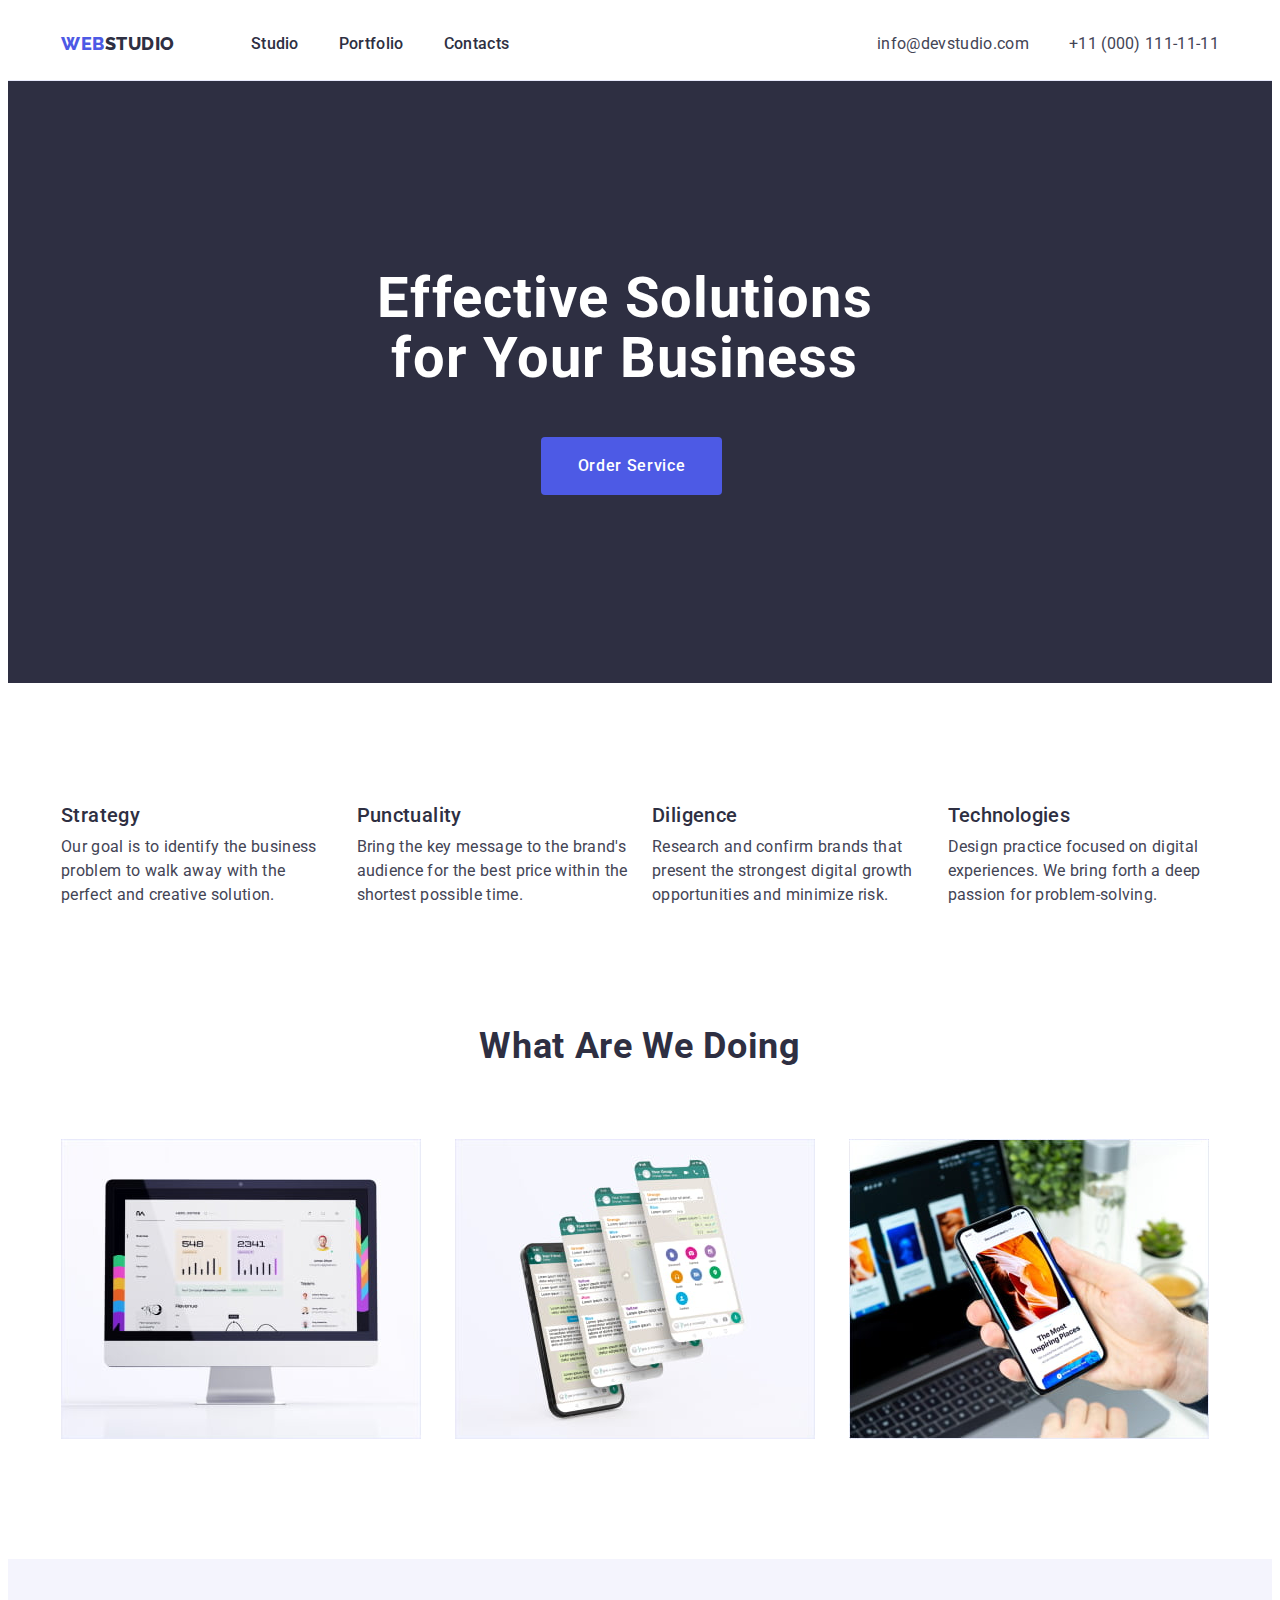
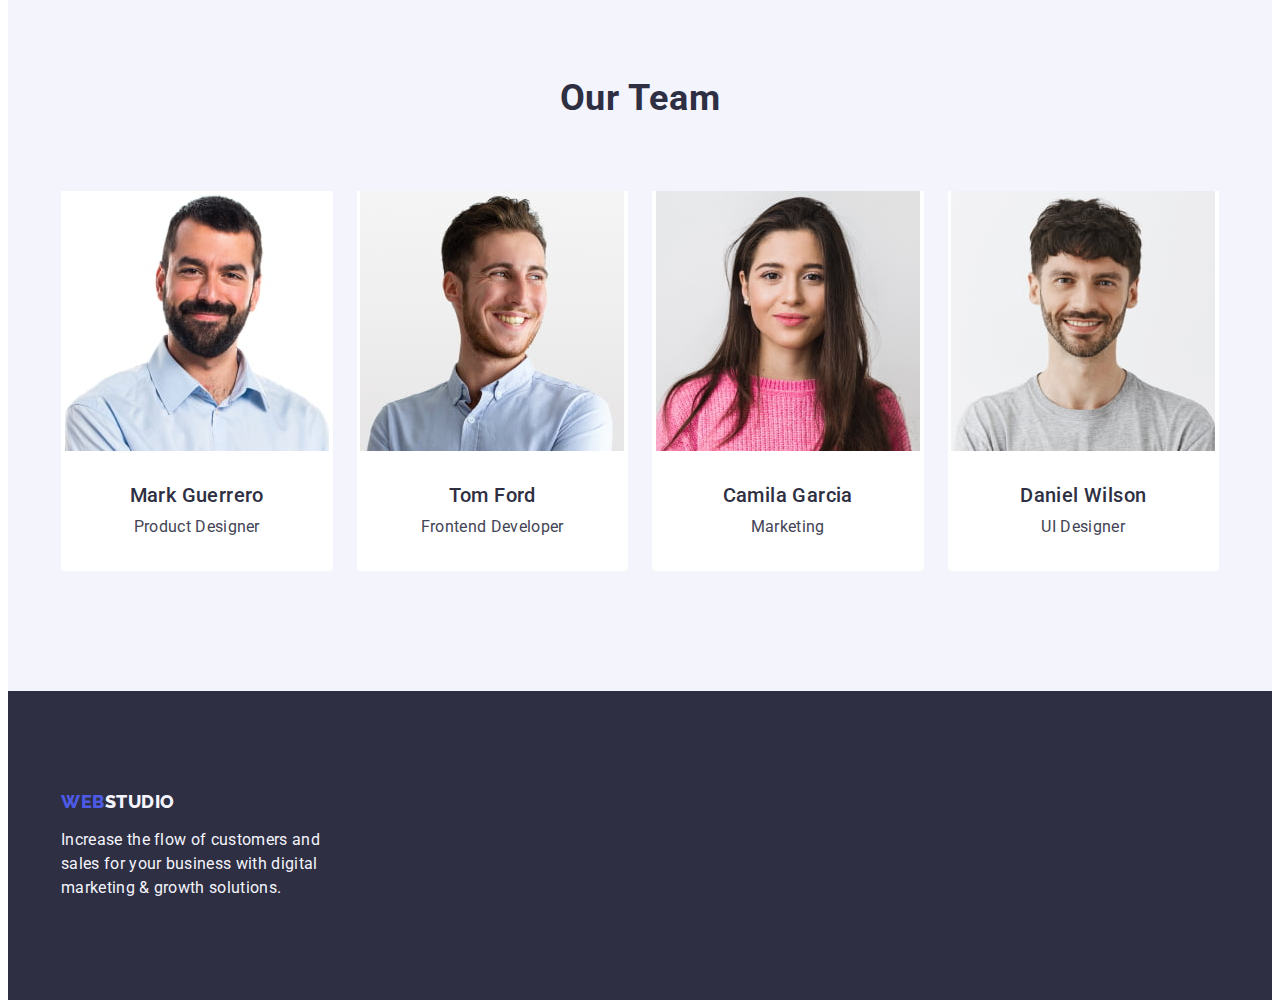
<file: index.html>
<!DOCTYPE html>
<html lang="en">

<head>
    <meta charset="utf-8" />
    <title>Web Studia</title>
    <link rel="stylesheet" href="https://cdnjs.cloudflare.com/ajax/libs/modern-normalize/2.0.0/modern-normalize.min.css"
        integrity="sha512-4xo8blKMVCiXpTaLzQSLSw3KFOVPWhm/TRtuPVc4WG6kUgjH6J03IBuG7JZPkcWMxJ5huwaBpOpnwYElP/m6wg=="
        crossorigin="anonymous" referrerpolicy="no-referrer" />
    <link rel="stylesheet" href="./css/styles.css">
    <link rel="preconnect" href="https://fonts.googleapis.com">
    <link rel="preconnect" href="https://fonts.gstatic.com" crossorigin>
    <link href="https://fonts.googleapis.com/css2?family=Raleway:wght@800&family=Roboto:wght@400;500;700&display=swap"
        rel="stylesheet">
</head>
<!-- Body -->

<body>

    <!-- Logo + Menu nav + Adress -->

    <header class="page-header">
        <div class="container header-container">
            <nav class="nav">
                <a class="link link-logo" href="./index.html">Web<span class="logo-text">Studio</span></a>
                <ul class="list">
                    <li class="list-item">
                        <a class="link nav-list-item" href="./index.html">Studio</a>
                    </li>
                    <li class="list-item">
                        <a class="link nav-list-item" href="./portfolio.html">Portfolio</a>
                    </li>
                    <li class="list-item">
                        <a class="link nav-list-item" href="">Contacts</a>
                    </li>
                </ul>
            </nav>
            <address class="address">
                <ul class="list address-list">
                    <li class="address-list-item">
                        <a class="link-address link" href="mailto:info@devstudio.com">info@devstudio.com</a>
                    </li>
                    <li class="address-list-item">
                        <a class="link-address link" href="tel:110001111111">+11 (000) 111-11-11</a>
                    </li>
                </ul>
            </address>
        </div>

    </header>

    <main>
        <!-- Section 1 (Hero) -->

        <section class="hero">
            <div class="container">
                <h1 class="hero-title">Effective Solutions for Your Business
                </h1>
                <button type="button" class="hero-button-text">Order Service</button>
            </div>
        </section>

        <!-- Section 2 (Features) -->
        <section class="feature">
            <div class="container">
                <h2 class="visually-hidden">Feature</h2>
                <ul class="list list-feature">
                    <li class="list-item-feature">
                        <h3 class="list-item-title-feature">Strategy</h3>
                        <p class="feature-list-discription">Our goal is to identify the business
                            problem to walk away with the perfect and creative solution.</p>
                    </li>
                    <li class="list-item-feature">
                        <h3 class="list-item-title-feature">Punctuality</h3>
                        <p class="feature-list-discription">Bring the key message to the brand's audience for the best
                            price within the shortest possible
                            time.</p>
                    </li>
                    <li class="list-item-feature">
                        <h3 class="list-item-title-feature">Diligence</h3>
                        <p class="feature-list-discription">Research and confirm brands that present the strongest
                            digital growth opportunities and minimize
                            risk.</p>
                    </li>
                    <li class="list-item-feature">
                        <h3 class="list-item-title-feature">Technologies</h3>
                        <p class="feature-list-discription">Design practice focused on digital experiences. We bring
                            forth a deep passion for
                            problem-solving.</p>
                    </li>
                </ul>
            </div>
        </section>
        <!-- Section 3 (Projects)-->
        <section class="projects">
            <div class="container">
                <h2 class="projects-title">What are we doing</h2>
                <ul class="list">
                    <li class="project-list-item">
                        <img src="./images/what-are-we-doing/box1.jpg" alt="box1" width="360" class="projects-img">
                    </li>
                    <li class="project-list-item">
                        <img src="./images/what-are-we-doing/box2.jpg" alt="box2" width="360" class="projects-img">
                    </li>
                    <li class="project-list-item">
                        <img src="./images/what-are-we-doing/box3.jpg" alt="box3" width="360" class="projects-img">
                    </li>
                </ul>
            </div>
        </section>
        <!-- Section 4 (Team) -->
        <section class="team">
            <div class="container">
                <h2 class="team-title">Our Team</h2>
                <ul class="list ul-team-list">
                    <li class="team-list">
                        <img class="team-list-img" src="./images/our-team/mark.jpg" alt="mark" width="264">
                        <div class="team-card-description">
                            <h3 class="team-list-item">Mark Guerrero</h3>
                            <p class="team-list-description">Product Designer</p>
                        </div>
                    </li>

                    <li class="team-list">
                        <img class="team-list-img" src="./images/our-team/tom.jpg" alt="tom" width="264">
                        <div class="team-card-description">
                            <h3 class="team-list-item">Tom Ford</h3>
                            <p class="team-list-description">Frontend Developer</p>
                        </div>
                    </li>

                    <li class="team-list">
                        <img class="team-list-img" src="./images/our-team/camila.jpg" alt="camila" width="264">
                        <div class="team-card-description">
                            <h3 class="team-list-item">Camila Garcia</h3>
                            <p class="team-list-description">Marketing</p>
                        </div>
                    </li>

                    <li class="team-list">
                        <img class="team-list-img" src="./images/our-team/daniel.jpg" alt="daniel" width="264">
                        <div class="team-card-description">
                            <h3 class="team-list-item">Daniel Wilson</h3>
                            <p class="team-list-description">UI Designer</p>
                        </div>
                    </li>

                </ul>
            </div>
        </section>
    </main>
    <!-- Footer -->
    <footer class="footer">
        <div class="container ">
            <a class="footer-link link" href="./index.html">Web<span class="fotter-logo-text">Studio</span></a>
            <p class="footer-description">Increase the flow of customers and sales for your business with digital
                marketing
                & growth solutions.
            </p>

        </div>
    </footer>
</body>

</html>
</file>
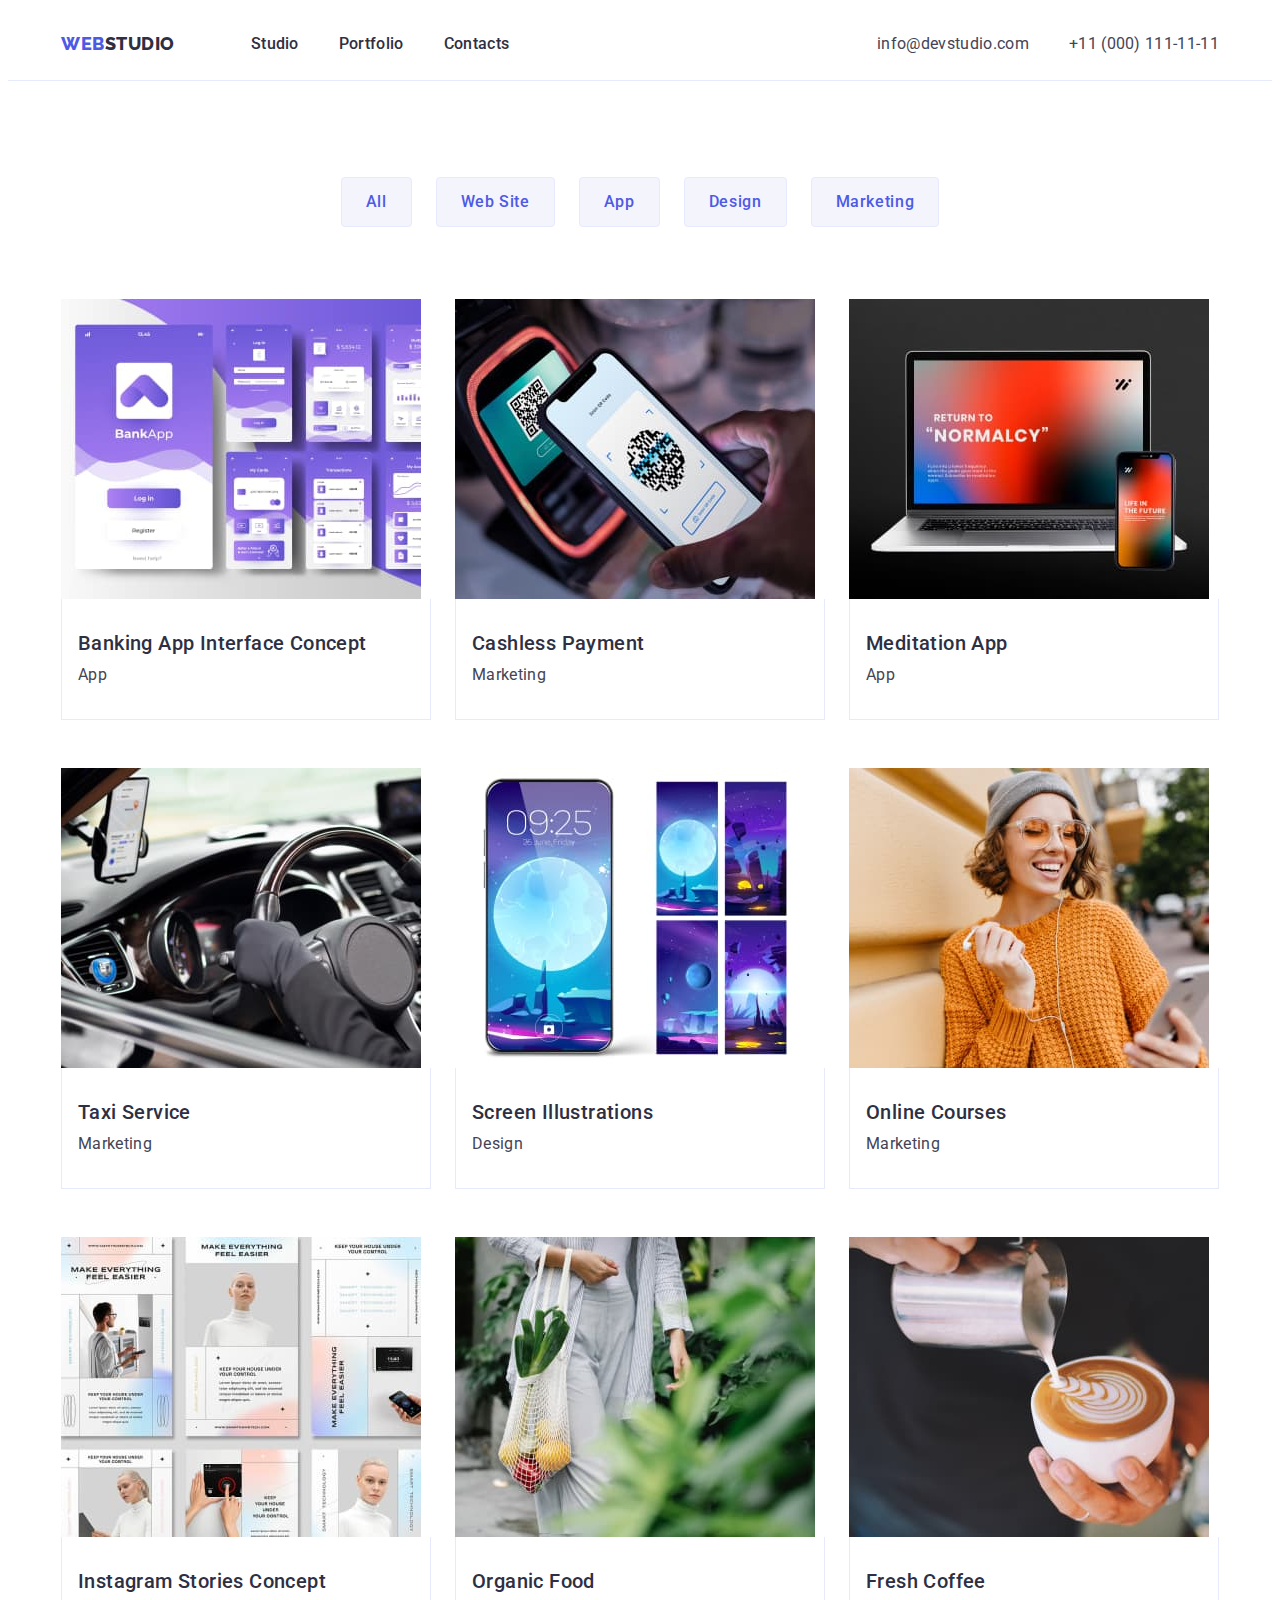
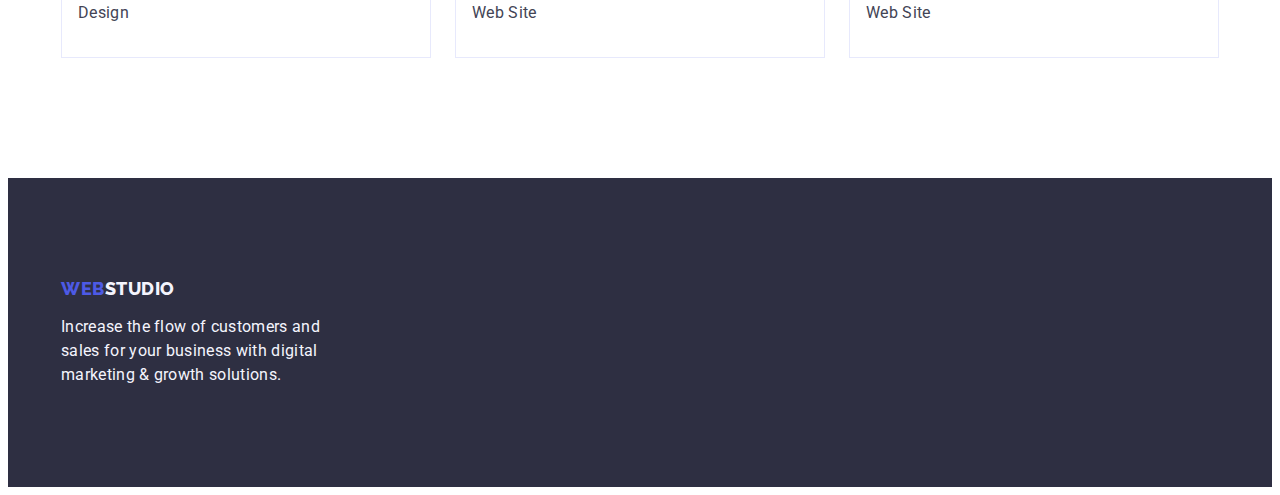
<file: portfolio.html>
<!DOCTYPE html>
<html lang="en">

<head>
    <meta charset="utf-8" />
    <title>Web Studia</title>
    <link rel="stylesheet" href="https://cdnjs.cloudflare.com/ajax/libs/modern-normalize/2.0.0/modern-normalize.min.css"
        integrity="sha512-4xo8blKMVCiXpTaLzQSLSw3KFOVPWhm/TRtuPVc4WG6kUgjH6J03IBuG7JZPkcWMxJ5huwaBpOpnwYElP/m6wg=="
        crossorigin="anonymous" referrerpolicy="no-referrer" />
    <link rel="stylesheet" href="./css/styles.css">
    <link rel="preconnect" href="https://fonts.googleapis.com">
    <link rel="preconnect" href="https://fonts.gstatic.com" crossorigin>
    <link href="https://fonts.googleapis.com/css2?family=Raleway:wght@800&family=Roboto:wght@400;500;700&display=swap"
        rel="stylesheet">
</head>

<body>
    <header class="page-header">
        <div class="container header-container">
            <nav class="nav">
                <a class="link link-logo" href="./index.html">Web<span class="logo-text">Studio</span></a>
                <ul class="list">
                    <li class="list-item">
                        <a class="link nav-list-item" href="./index.html">Studio</a>
                    </li>
                    <li class="list-item">
                        <a class="link nav-list-item" href="./portfolio.html">Portfolio</a>
                    </li>
                    <li class="list-item">
                        <a class="link nav-list-item" href="">Contacts</a>
                    </li>
                </ul>
            </nav>
            <address class="address">
                <ul class="list address-list">
                    <li class="address-list-item">
                        <a class="link-address link" href="mailto:info@devstudio.com">info@devstudio.com</a>
                    </li>
                    <li class="address-list-item">
                        <a class="link-address link" href="tel:110001111111">+11 (000) 111-11-11</a>
                    </li>
                </ul>
            </address>
        </div>

    </header>

    <main>
        <!-- Section 1-->
        <section class="row">
            <div class="container container-row">
                <h1 class="visually-hidden">Filters</h1>
                <ul class="list ul-list-filter">
                    <li class="list-filter-item"><button type="button" class="filter-button">All</button></li>
                    <li class="list-filter-item"><button type="button" class="filter-button">Web Site</button></li>
                    <li class="list-filter-item"><button type="button" class="filter-button">App</button></li>
                    <li class="list-filter-item"><button type="button" class="filter-button">Design</button></li>
                    <li class="list-filter-item"><button type="button" class="filter-button">Marketing</button></li>
                </ul>

                <ul class="list menu-apps">

                    <li class="list-item menu-apps-item">
                        <a class="link" href="#"><img src="./images/row1/projectcard1.jpg"
                                alt="Banking App Interface Concept" width="360">
                            <div class="menu-apps-description">
                                <h2 class="row-list-item">Banking App Interface Concept</h2>
                                <p class="row-list-descreption">App</p>
                            </div>
                        </a>
                    </li>

                    <li class="list-item menu-apps-item">
                        <a class="link" href="#"><img src="./images/row1/projectcard2.jpg" alt="Cashless Payment"
                                width="360">
                            <div class="menu-apps-description">
                                <h2 class="row-list-item">Cashless Payment</h2>
                                <p class="row-list-descreption">Marketing</p>
                            </div>
                        </a>
                    </li>

                    <li class="list-item menu-apps-item">
                        <a class="link" href="#"><img src="./images/row1/projectcard3.jpg" alt="Meditation App App"
                                width="360">
                            <div class="menu-apps-description">
                                <h2 class="row-list-item">Meditation App</h2>
                                <p class="row-list-descreption">App</p>
                            </div>
                        </a>
                    </li>

                    <li class="list-item menu-apps-item">
                        <a class="link" href="#"><img src="./images/row2/projectcard1.jpg" alt="Taxi Service"
                                width="360">
                            <div class="menu-apps-description">
                                <h2 class="row-list-item">Taxi Service</h2>
                                <p class="row-list-descreption">Marketing</p>
                            </div>
                        </a>
                    </li>

                    <li class="list-item menu-apps-item">
                        <a class="link" href="#"><img src="./images/row2/projectcard2.jpg" alt="Screen Illustrations"
                                width="360">
                            <div class="menu-apps-description">
                                <h2 class="row-list-item">Screen Illustrations</h2>
                                <p class="row-list-descreption">Design</p>
                            </div>
                        </a>
                    </li>

                    <li class="list-item menu-apps-item">
                        <a class="link" href="#"><img src="./images/row2/projectcard3.jpg" alt="Online Courses"
                                width="360">
                            <div class="menu-apps-description">
                                <h2 class="row-list-item">Online Courses</h2>
                                <p class="row-list-descreption">Marketing</p>
                            </div>
                        </a>
                    </li>

                    <li class="list-item menu-apps-item">
                        <a class="link" href="#"><img src="./images/row3/projectcard1.jpg"
                                alt="Instagram Stories Concept" width="360">
                            <div class="menu-apps-description">
                                <h2 class="row-list-item">Instagram Stories Concept</h2>
                                <p class="row-list-descreption">Design</p>
                            </div>
                        </a>
                    </li>

                    <li class="list-item menu-apps-item">
                        <a class="link" href="#"><img src="./images/row3/projectcard2.jpg" alt="Organic Food"
                                width="360">
                            <div class="menu-apps-description">
                                <h2 class="row-list-item">Organic Food</h2>
                                <p class="row-list-descreption">Web Site</p>
                            </div>
                        </a>
                    </li>

                    <li class="list-item menu-apps-item">
                        <a class="link" href="#"><img src="./images/row3/projectcard3.jpg" alt="Fresh Coffee"
                                width="360">
                            <div class="menu-apps-description">
                                <h2 class="row-list-item">Fresh Coffee</h2>
                                <p class="row-list-descreption">Web Site</p>
                            </div>
                        </a>
                    </li>

                </ul>
            </div>
        </section>
    </main>
    <!-- Footer -->
    <footer class="footer">
        <div class="container ">
            <a class="footer-link link" href="./index.html">Web<span class="fotter-logo-text">Studio</span></a>
            <p class="footer-description">Increase the flow of customers and sales for your business with digital
                marketing
                & growth solutions.
            </p>

        </div>
    </footer>
</body>

</html>
</file>
<file: css/styles.css>
/* Base stles */
body {
    font-family: "Roboto", sans-serif;
    background: #FFF;
    font-size: 16px;
    line-height: 1.5;
    letter-spacing: 0.02em;
    color: #434455;
}

.link {
    text-decoration: none;
}

:root {
    /* Colors */
    --link-logo: #4d5ae5;
    --logo-text-color: #2E2F42;
    --link-item: #2E2F42;
    --list-item: #2e2f42;
    --list-address: #434455;
    --list-item-title-feature: #2E2F42;
    --footer-logo-text: #4D5AE5;
    --footer-link: #4d5ae5;
    --filter-button: #4D5AE5;
    --filter-background: #F4F4FD;
    --row-list-item: #2e2f42;
    --row-list-des: #434455;
}

.container {
    width: 1158px;
    padding: 0 15px;
    margin-left: auto;
    margin-right: auto;
}

.visually-hidden {
    position: absolute;
    width: 1px;
    height: 1px;
    margin: -1px;
    border: 0;
    padding: 0;
    white-space: nowrap;
    clip-path: inset(100%);
    clip: rect(0 0 0 0);
    overflow: hidden;
}

/* Гумові картинки */
img {
    display: block;
    max-width: 100%;
    height: auto;
}



/* Reset start */
h1,
h2,
h3,
h4,
h5,
h6,
p {
    margin: 0;
}

.list {
    margin: 0;
    padding-left: 0;
}

/* Reset end */

/* Header */

/* Menu Nav */

/* Logo WebStudio */

nav .link-logo {
    color: var(--link-logo);
    font-family: "Raleway", sans-serif;
    font-size: 18px;
    font-weight: 800;
    letter-spacing: 0.03em;
    text-transform: uppercase;
    line-height: 1.17;
    text-decoration: none;
    margin-right: 76px;
    padding: 24px 0;
}

.logo-text {
    color: var(--logo-text-color);
}

.list {
    list-style: none;
}

.header-container .list {
    display: inline-flex;
    gap: 40px;
    padding: 24px 0;
}

.header-container {
    display: flex;
    padding: 0 15px;
    justify-content: space-between;
}

.nav {
    display: flex;
    align-items: center;
}

.nav-list-item {
    padding: 24px 0
}

.page-header {
    border-bottom: 1px solid #e7e9fc;
}


/* display: flex; */
.list-item {
    font-weight: 500;
    color: var(--list-item);
}

.link {
    text-decoration: none;
    color: var(--link-item)
}

.link:hover,
.link:focus {
    color: #404bbf
}

ul {
    list-style-type: none;
}

/* address */

.address {
    font-style: normal;
    display: flex;
}


.link-address {
    color: var(--list-address);

}

.address-list-item {
    display: flex;
}


/* Main */


/* Section 1 (Hero) */
.hero {
    font-size: 56px;
    font-weight: 700;
    line-height: 1.07;
    background: var(--navyblue, #2E2F42);
    letter-spacing: 0.02em;
    padding: 188px 0;
    display: flex;
}



.hero-title {
    font-size: 56px;
    color: #FFF;
    max-width: 496px;
    margin: 0 316px;
    margin-bottom: 48px;
    text-align: center;

}

.hero-button-text,
.filter-button {
    font-family: "Roboto", sans-serif;
    font-size: 16px;
    line-height: 1.5;
    color: #FFF;
    letter-spacing: 0.04em;
    font-weight: 500;
    background: var(--iris, #4D5AE5);
    cursor: pointer;
}

.hero-button-text {
    display: block;
    min-width: 169px;
    height: 56px;
    border: none;
    border-radius: 4px;
    margin: 0 480px;
    box-sizing: content-box;
}

.filter-button:hover,
.filter-button:focus {
    border: 1px solid transparent;
}

.hero-button-text:hover,
.hero-button-text:focus {
    background-color: #404bbf;
}



/* Section 2 (Features)*/

.feature {
    font-size: 20px;
    font-weight: 500;
    line-height: 1.2;
    padding: 120px 0;
}

.list-feature {
    display: flex;
    gap: 24px;
    flex-wrap: wrap;
}

.list-item-feature {
    width: calc((100% - 3*24px) / 4);
}

.list-item-title-feature {
    color: var(--list-item-title-feature);
    font-size: 20px;
    font-weight: 500;
    line-height: 1.2;
    letter-spacing: 0.02em;
    margin-bottom: 8px;
}

.feature-list-discription {
    color: var(--slate, #434455);
    font-size: 16px;
    font-weight: 400;
    line-height: 1.5;

}

/* Section 3 (Projects) */

.projects {
    padding-bottom: 120px;
}

.projects-title {
    color: var(--navyblue, #2E2F42);
    font-weight: 700;
    line-height: 1.11;
    letter-spacing: 0.018em;
    text-transform: capitalize;
    font-size: 36px;
    text-align: center;
    margin-bottom: 72px;
}

.projects .list {
    gap: 24px;
    display: flex;
}

.project-list-item {
    width: calc((100% - 2*24px) / 3);
}

/*<Section 4 (Team)*/

.team {
    background: var(--cloud, #F4F4FD);
    padding: 120px 0;
}

.team-title {
    color: var(--navyblue, #2E2F42);
    font-weight: 700;
    font-size: 36px;
    text-align: center;
    text-transform: capitalize;
    line-height: 1.11;
    letter-spacing: 0.02em;
    margin-bottom: 72px;

}

.ul-team-list {
    display: flex;
    flex-wrap: wrap;
    gap: 24px;
}

.team-list {
    width: calc((100% - 3*24px) / 4);
    border-radius: 0px 0px 4px 4px;
    background: var(--white, #FFF);
    display: inline-flex;
    padding-bottom: 0px;
    flex-direction: column;
    justify-content: center;
    align-items: center;
}

.team-list-item {
    color: var(--navyblue, #2E2F42);
    font-weight: 500;
    font-size: 20px;
    line-height: 1.2;
    letter-spacing: 0.02em;
    text-align: center;
    margin-bottom: 8px;
}

.team-card-description {
    padding: 32px 0;
}


.team-list-description {
    color: var(--slate, #434455);
    font-weight: 400;
    font-size: 16px;
    line-height: 1.5;
    letter-spacing: 0.02em;
    text-align: center;
}

/* Footer */

.footer {
    background: var(--navyblue, #2E2F42);
    padding: 100px 0;
    display: flex;
}

.footer-link {
    color: var(--footer-link);
    font-family: "Raleway",
        sans-serif;
    font-size: 18px;
    font-weight: 800;
    letter-spacing: 0.03em;
    line-height: 1.17;
    text-transform: uppercase;
    display: inline-block;
    margin-bottom: 16px
}

.footer-container {
    width: 264px;
}

.fotter-logo-text {
    color: var(--fotter-logo-text);
    line-height: 1.17;
    color: #f4f4fd;
}

.footer-description {
    color: var(--cloud, #F4F4FD);
    font-weight: 400;
    text-transform: none;
    max-width: 264px;
}


/* Page (Portfolio)*/
/* Main */
/* Sectin menu filters */

.filter-button {
    color: var(--filter-button);
    background-color: var(--filter-background);
    text-align: center;
    border-radius: 4px;
    border: 1px solid var(--cornflower, #E7E9FC);
    background: var(--cloud, #F4F4FD);
    padding: 12px 24px;

}


.filter-button:hover,
.filter-button:focus {
    color: #FFFFFF;
    background-color: #404BBF;
}

.ul-list-filter {
    display: flex;
    gap: 24px;
    margin-bottom: 72px;
    justify-content: center;
}

/* Sectin rows */
.row {
    padding: 96px 0 120px 0;
}

.row-list-item {
    font-weight: 500;
    font-size: 20px;
    line-height: 1.2;
    color: var(--row-list-item);
    letter-spacing: 0.02em;
    margin-bottom: 8px
}

.row-list-descreption {
    color: var(--row-list-des);
    font-weight: 400;
}

.menu-apps-item {
    width: calc((100% - 2*24px) / 3);
}

.container-row {
    display: flex;
    justify-content: center;
    flex-wrap: wrap;
}

.menu-apps {
    display: flex;
    flex-wrap: wrap;
    column-gap: 24px;
    row-gap: 48px;

}

.menu-apps-description {
    padding: 32px 16px;
    border: 1px solid #e7e9fc;
    border-top: none;
}
</file>
